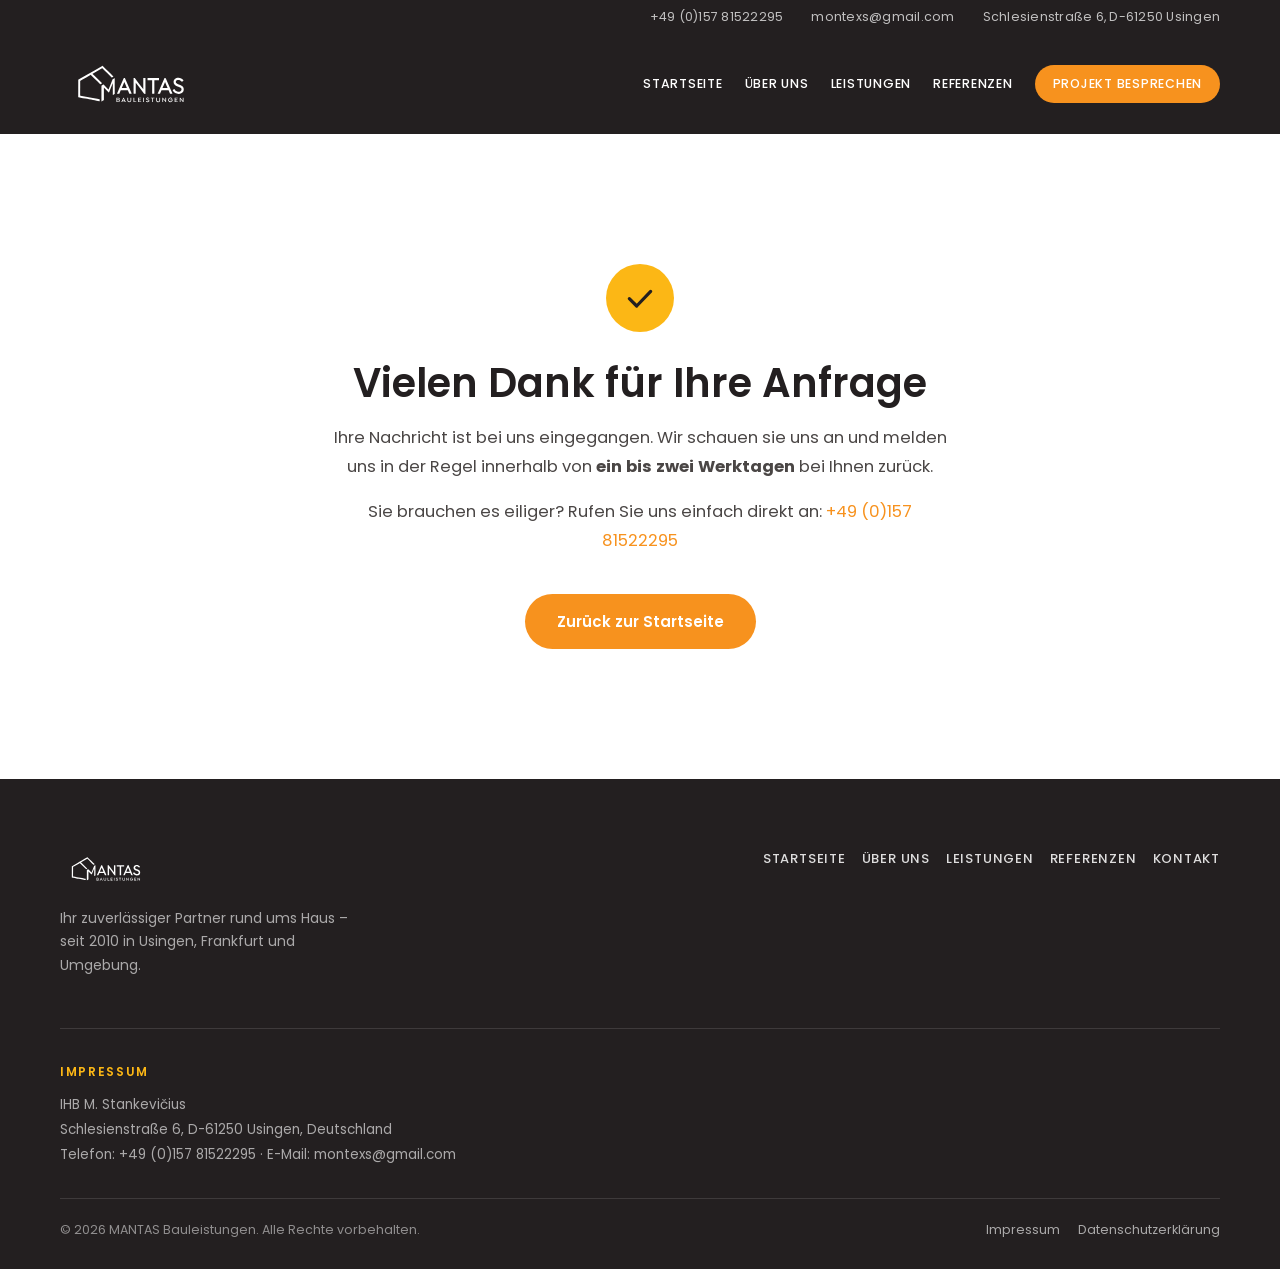
<file: danke.html>
<!doctype html>
<html lang="de">
<head>
<meta charset="utf-8">
<meta name="viewport" content="width=device-width, initial-scale=1">
<title>Vielen Dank — MANTAS Bauleistungen</title>
<meta name="description" content="Ihre Anfrage ist bei MANTAS Bauleistungen eingegangen.">
<meta name="robots" content="noindex, nofollow">
<meta name="theme-color" content="#231F20">

<link rel="icon" href="assets/logo-03.svg" type="image/svg+xml">
<link rel="preload" href="assets/fonts/poppins-600-latin.woff2" as="font" type="font/woff2" crossorigin>
<link rel="preload" href="assets/fonts/poppins-400-latin.woff2" as="font" type="font/woff2" crossorigin>
<link rel="stylesheet" href="styles.css">
</head>
<body>

<div class="topbar">
  <div class="topbar__inner">
    <a href="tel:+4915781522295">+49 (0)157 81522295</a>
    <a href="mailto:montexs@gmail.com">montexs@gmail.com</a>
    <span>Schlesienstraße 6, D-61250 Usingen</span>
  </div>
</div>

<header class="masthead masthead--solid">
  <div class="masthead__inner">
    <a class="logo" href="index.html" aria-label="MANTAS Bauleistungen — Startseite">
      <img src="assets/logo-02.svg" alt="MANTAS Bauleistungen" width="105" height="46">
    </a>
    <button class="nav-toggle" id="navToggle" aria-label="Menü öffnen" aria-expanded="false" aria-controls="hauptnavigation">
      <span></span><span></span><span></span>
    </button>
    <nav class="nav" id="hauptnavigation" aria-label="Hauptnavigation">
      <a href="index.html">Startseite</a>
      <a href="index.html#ueber-uns">Über uns</a>
      <a href="index.html#leistungen">Leistungen</a>
      <a href="index.html#referenzen">Referenzen</a>
      <a class="btn btn--primary btn--sm" href="index.html#kontakt">Projekt besprechen</a>
    </nav>
  </div>
</header>

<main class="thanks">
  <div class="thanks__inner">
    <span class="thanks__mark" aria-hidden="true">
      <svg viewBox="0 0 24 24" fill="none" stroke="currentColor" stroke-width="2.4" stroke-linecap="round" stroke-linejoin="round">
        <path d="m4 12.5 5.5 5.5L20 7"/>
      </svg>
    </span>
    <h1>Vielen Dank für Ihre Anfrage</h1>
    <p>Ihre Nachricht ist bei uns eingegangen. Wir schauen sie uns an und melden uns
       in der Regel innerhalb von <strong>ein bis zwei Werktagen</strong> bei Ihnen zurück.</p>
    <p>Sie brauchen es eiliger? Rufen Sie uns einfach direkt an:
       <a href="tel:+4915781522295">+49 (0)157 81522295</a></p>
    <a class="btn btn--primary" href="index.html">Zurück zur Startseite</a>
  </div>
</main>

<footer class="footer">
  <div class="footer__pattern" id="footerPattern" aria-hidden="true"></div>
  <div class="footer__inner">
    <div class="footer__top">
      <div class="footer__brand">
        <img src="assets/logo-02.svg" alt="MANTAS Bauleistungen" width="92" height="40" loading="lazy">
        <p>Ihr zuverlässiger Partner rund ums Haus – seit 2010 in Usingen, Frankfurt und Umgebung.</p>
      </div>
      <nav class="footer__nav" aria-label="Fußzeilen-Navigation">
        <a href="index.html">Startseite</a>
        <a href="index.html#ueber-uns">Über uns</a>
        <a href="index.html#leistungen">Leistungen</a>
        <a href="index.html#referenzen">Referenzen</a>
        <a href="index.html#kontakt">Kontakt</a>
      </nav>
    </div>

    <section class="footer__impressum" id="impressum" aria-labelledby="impressum-titel">
      <h2 id="impressum-titel">Impressum</h2>
      <p>
        IHB M. Stankevičius<br>
        Schlesienstraße 6, D-61250 Usingen, Deutschland<br>
        Telefon: <a href="tel:+4915781522295">+49 (0)157 81522295</a> ·
        E-Mail: <a href="mailto:montexs@gmail.com">montexs@gmail.com</a>
      </p>
    </section>

    <div class="footer__bottom">
      <span>© 2026 MANTAS Bauleistungen. Alle Rechte vorbehalten.</span>
      <nav class="footer__legal" aria-label="Rechtliches">
        <a href="#impressum">Impressum</a>
        <a href="datenschutz.html">Datenschutzerklärung</a>
      </nav>
    </div>
  </div>
</footer>

<script src="script.js"></script>
</body>
</html>
</file>
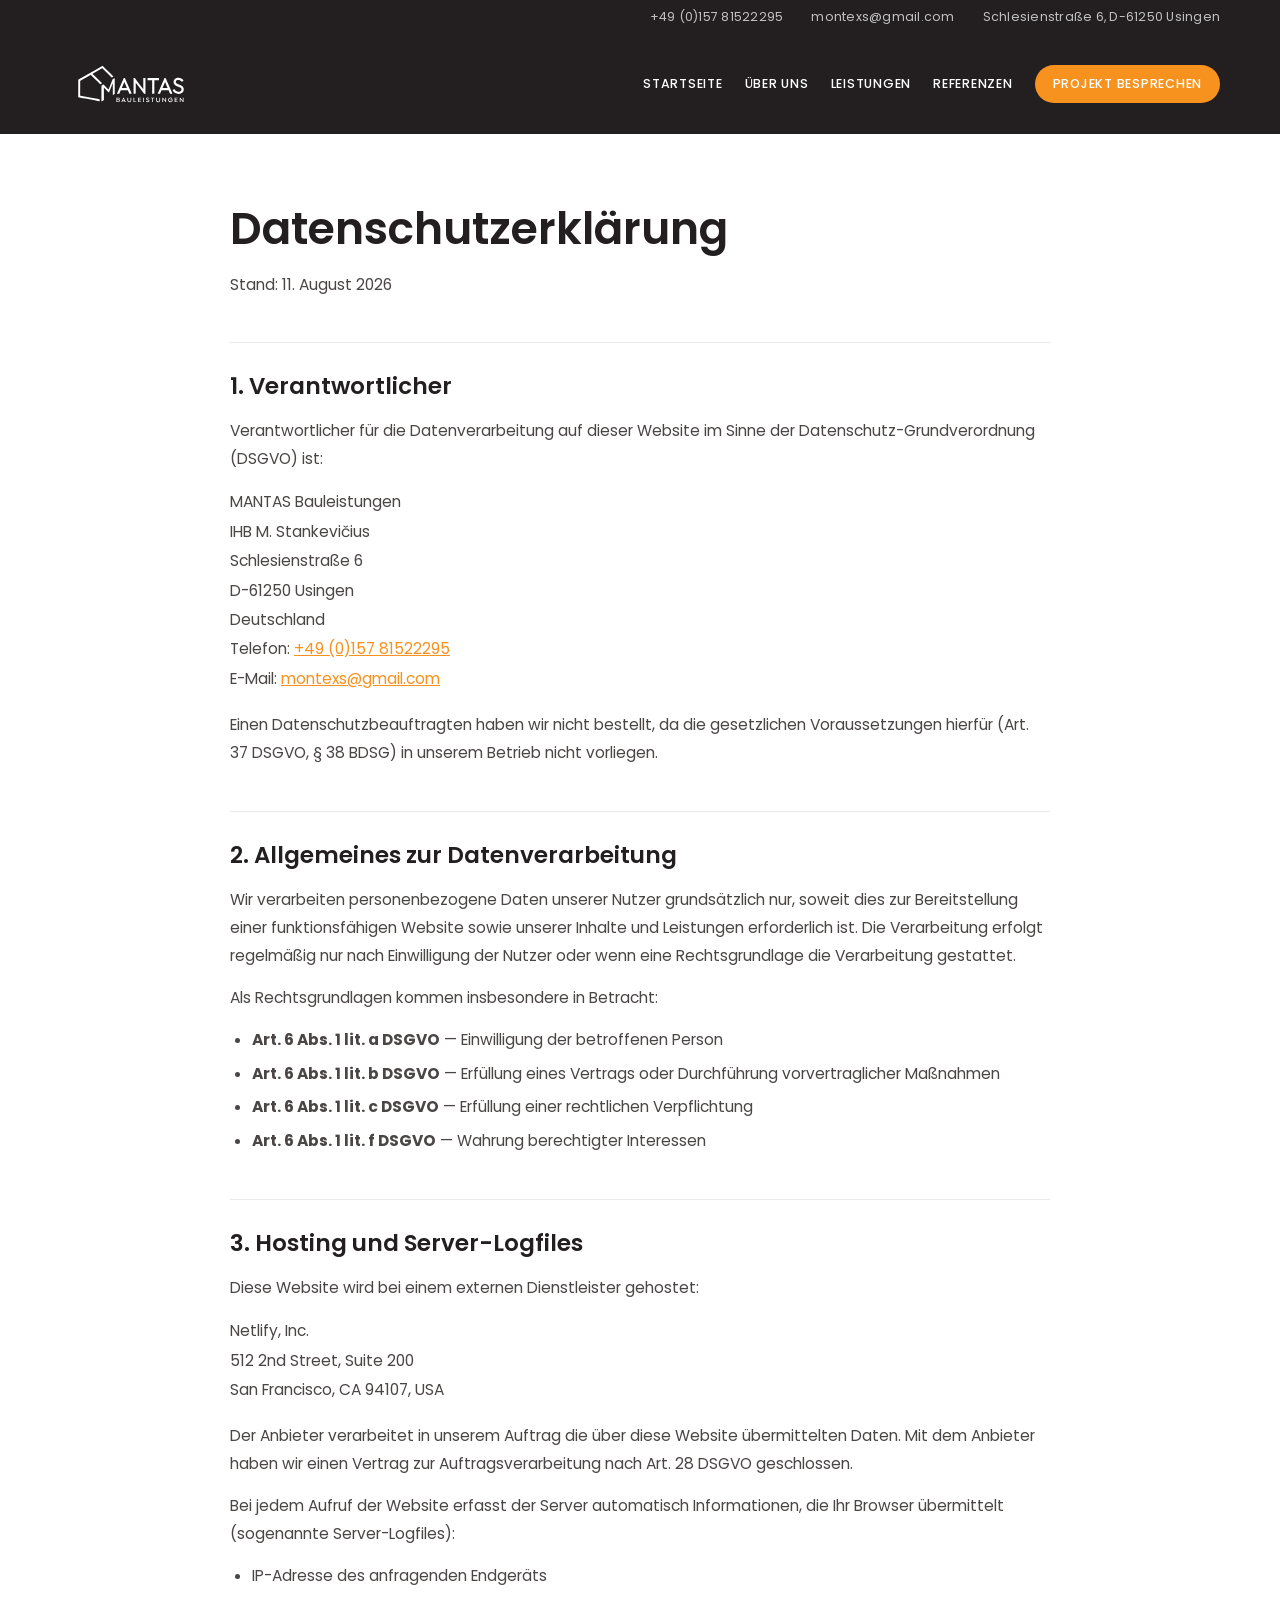
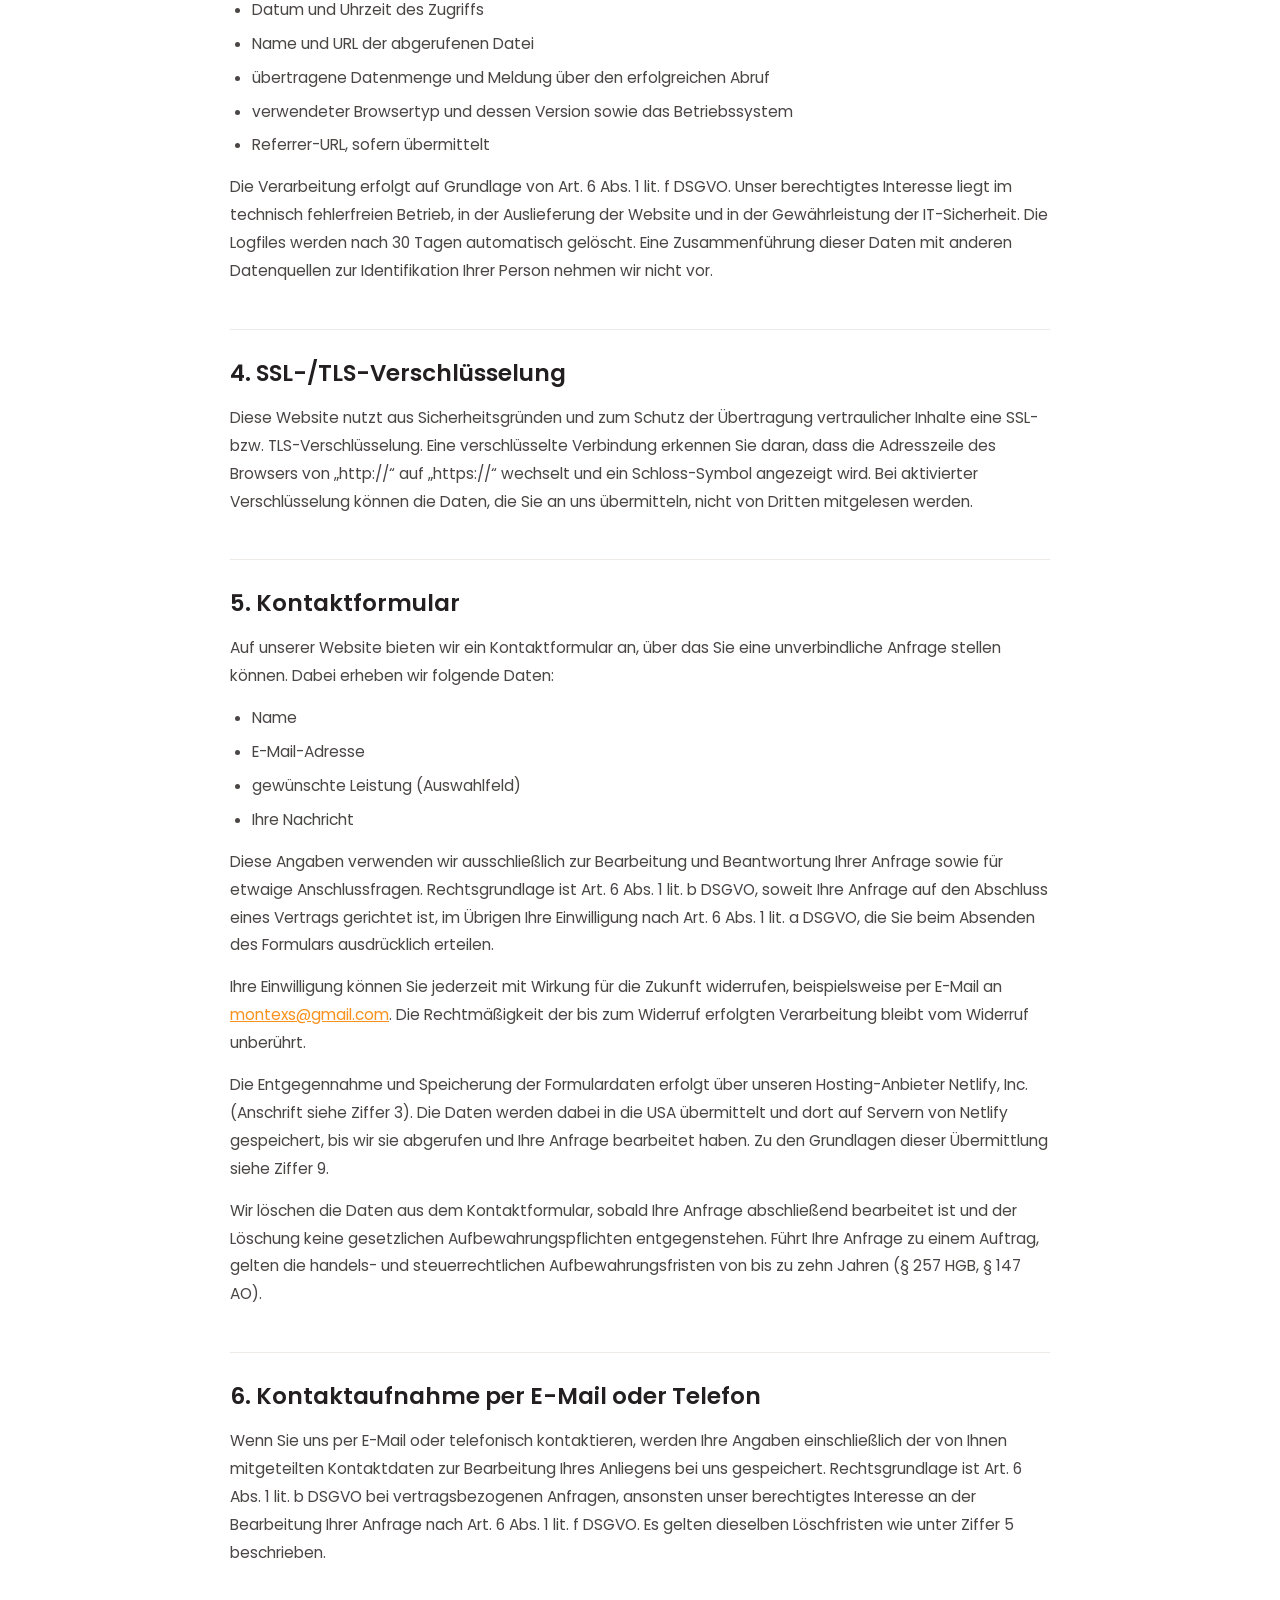
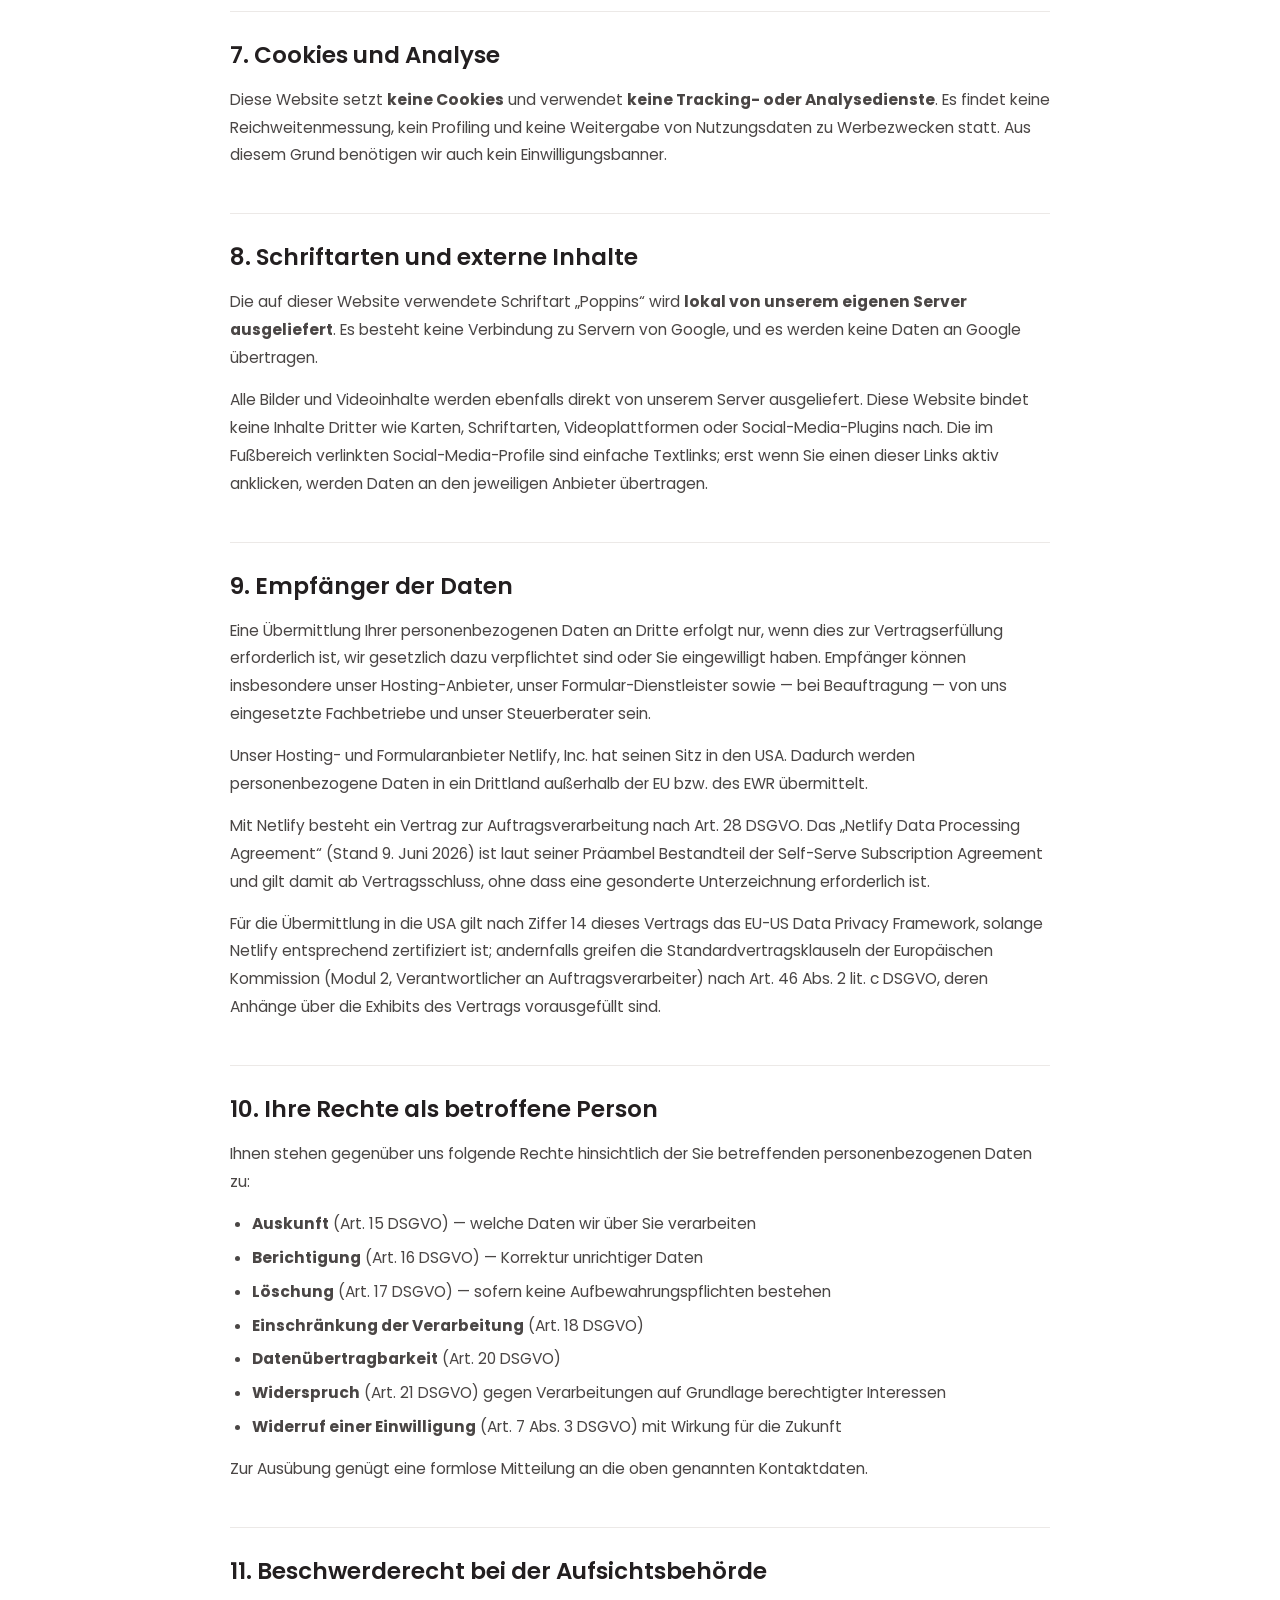
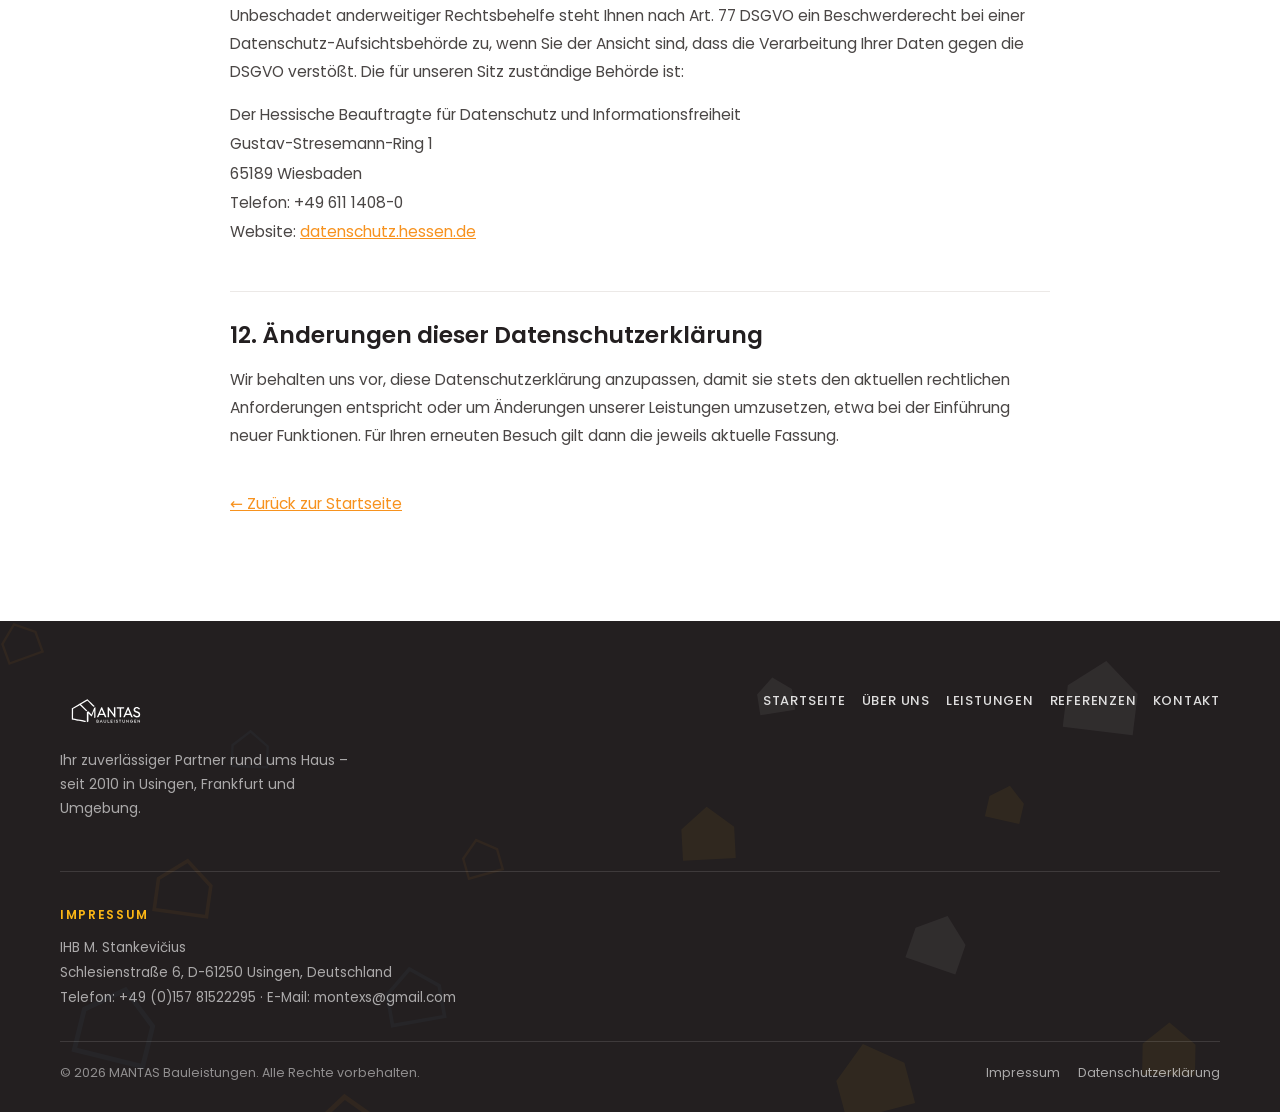
<file: datenschutz.html>
<!doctype html>
<html lang="de">
<head>
<meta charset="utf-8">
<meta name="viewport" content="width=device-width, initial-scale=1">
<title>Datenschutzerklärung — MANTAS Bauleistungen</title>
<meta name="description" content="Datenschutzerklärung von MANTAS Bauleistungen, Usingen — Informationen zur Verarbeitung personenbezogener Daten nach DSGVO.">
<meta name="robots" content="noindex, follow">
<meta name="theme-color" content="#231F20">

<link rel="icon" href="assets/logo-03.svg" type="image/svg+xml">
<link rel="preload" href="assets/fonts/poppins-600-latin.woff2" as="font" type="font/woff2" crossorigin>
<link rel="preload" href="assets/fonts/poppins-400-latin.woff2" as="font" type="font/woff2" crossorigin>
<link rel="stylesheet" href="styles.css">
</head>
<body>

<a class="skip-link" href="#inhalt">Zum Inhalt springen</a>

<svg width="0" height="0" style="position:absolute" aria-hidden="true" focusable="false">
  <symbol id="mHouse" viewBox="0 0 100 100">
    <path d="M50 6 L94 42 L94 94 L6 94 L6 42 Z" fill="none" stroke="currentColor" stroke-width="6"/>
  </symbol>
  <symbol id="mHouseFill" viewBox="0 0 100 100">
    <path d="M50 6 L94 42 L94 94 L6 94 L6 42 Z" fill="currentColor"/>
  </symbol>
</svg>

<!-- ===== Utility bar ===== -->
<div class="topbar">
  <div class="topbar__inner">
    <a href="tel:+4915781522295">+49 (0)157 81522295</a>
    <a href="mailto:montexs@gmail.com">montexs@gmail.com</a>
    <span>Schlesienstraße 6, D-61250 Usingen</span>
  </div>
</div>

<!-- ===== Header ===== -->
<header class="masthead masthead--solid">
  <div class="masthead__inner">
    <a class="logo" href="index.html" aria-label="MANTAS Bauleistungen — Startseite">
      <img src="assets/logo-02.svg" alt="MANTAS Bauleistungen" width="105" height="46">
    </a>

    <button class="nav-toggle" id="navToggle" aria-label="Menü öffnen" aria-expanded="false" aria-controls="hauptnavigation">
      <span></span><span></span><span></span>
    </button>

    <nav class="nav" id="hauptnavigation" aria-label="Hauptnavigation">
      <a href="index.html">Startseite</a>
      <a href="index.html#ueber-uns">Über uns</a>
      <a href="index.html#leistungen">Leistungen</a>
      <a href="index.html#referenzen">Referenzen</a>
      <a class="btn btn--primary btn--sm" href="index.html#kontakt">Projekt besprechen</a>
    </nav>
  </div>
</header>

<main id="inhalt" class="legal">
  <div class="legal__inner">

    <h1>Datenschutzerklärung</h1>
    <p class="legal__meta">Stand: 11. August 2026</p>


    <h2 id="verantwortlicher">1. Verantwortlicher</h2>
    <p>Verantwortlicher für die Datenverarbeitung auf dieser Website im Sinne der
    Datenschutz-Grundverordnung (DSGVO) ist:</p>
    <address>
      MANTAS Bauleistungen<br>
      IHB M. Stankevičius<br>
      Schlesienstraße 6<br>
      D-61250 Usingen<br>
      Deutschland<br>
      Telefon: <a href="tel:+4915781522295">+49 (0)157 81522295</a><br>
      E-Mail: <a href="mailto:montexs@gmail.com">montexs@gmail.com</a>
    </address>
    <p>Einen Datenschutzbeauftragten haben wir nicht bestellt, da die gesetzlichen
    Voraussetzungen hierfür (Art. 37 DSGVO, § 38 BDSG) in unserem Betrieb nicht
    vorliegen.</p>

    <h2 id="grundsaetze">2. Allgemeines zur Datenverarbeitung</h2>
    <p>Wir verarbeiten personenbezogene Daten unserer Nutzer grundsätzlich nur, soweit
    dies zur Bereitstellung einer funktionsfähigen Website sowie unserer Inhalte und
    Leistungen erforderlich ist. Die Verarbeitung erfolgt regelmäßig nur nach
    Einwilligung der Nutzer oder wenn eine Rechtsgrundlage die Verarbeitung gestattet.</p>
    <p>Als Rechtsgrundlagen kommen insbesondere in Betracht:</p>
    <ul>
      <li><strong>Art. 6 Abs. 1 lit. a DSGVO</strong> — Einwilligung der betroffenen Person</li>
      <li><strong>Art. 6 Abs. 1 lit. b DSGVO</strong> — Erfüllung eines Vertrags oder Durchführung vorvertraglicher Maßnahmen</li>
      <li><strong>Art. 6 Abs. 1 lit. c DSGVO</strong> — Erfüllung einer rechtlichen Verpflichtung</li>
      <li><strong>Art. 6 Abs. 1 lit. f DSGVO</strong> — Wahrung berechtigter Interessen</li>
    </ul>

    <h2 id="hosting">3. Hosting und Server-Logfiles</h2>
    <p>Diese Website wird bei einem externen Dienstleister gehostet:</p>
    <address>
      Netlify, Inc.<br>
      512 2nd Street, Suite 200<br>
      San Francisco, CA 94107, USA
    </address>
    <p>Der Anbieter verarbeitet in unserem Auftrag die über diese Website übermittelten
    Daten. Mit dem Anbieter haben wir einen Vertrag zur Auftragsverarbeitung nach
    Art. 28 DSGVO geschlossen.</p>
    <p>Bei jedem Aufruf der Website erfasst der Server automatisch Informationen, die Ihr
    Browser übermittelt (sogenannte Server-Logfiles):</p>
    <ul>
      <li>IP-Adresse des anfragenden Endgeräts</li>
      <li>Datum und Uhrzeit des Zugriffs</li>
      <li>Name und URL der abgerufenen Datei</li>
      <li>übertragene Datenmenge und Meldung über den erfolgreichen Abruf</li>
      <li>verwendeter Browsertyp und dessen Version sowie das Betriebssystem</li>
      <li>Referrer-URL, sofern übermittelt</li>
    </ul>
    <p>Die Verarbeitung erfolgt auf Grundlage von Art. 6 Abs. 1 lit. f DSGVO. Unser
    berechtigtes Interesse liegt im technisch fehlerfreien Betrieb, in der Auslieferung
    der Website und in der Gewährleistung der IT-Sicherheit. Die Logfiles werden nach
    30 Tagen automatisch gelöscht. Eine Zusammenführung dieser Daten mit anderen Datenquellen
    zur Identifikation Ihrer Person nehmen wir nicht vor.</p>

    <h2 id="verschluesselung">4. SSL-/TLS-Verschlüsselung</h2>
    <p>Diese Website nutzt aus Sicherheitsgründen und zum Schutz der Übertragung
    vertraulicher Inhalte eine SSL- bzw. TLS-Verschlüsselung. Eine verschlüsselte
    Verbindung erkennen Sie daran, dass die Adresszeile des Browsers von
    „http://“ auf „https://“ wechselt und ein Schloss-Symbol angezeigt wird. Bei
    aktivierter Verschlüsselung können die Daten, die Sie an uns übermitteln, nicht
    von Dritten mitgelesen werden.</p>

    <h2 id="kontaktformular">5. Kontaktformular</h2>
    <p>Auf unserer Website bieten wir ein Kontaktformular an, über das Sie eine unverbindliche
    Anfrage stellen können. Dabei erheben wir folgende Daten:</p>
    <ul>
      <li>Name</li>
      <li>E-Mail-Adresse</li>
      <li>gewünschte Leistung (Auswahlfeld)</li>
      <li>Ihre Nachricht</li>
    </ul>
    <p>Diese Angaben verwenden wir ausschließlich zur Bearbeitung und Beantwortung Ihrer
    Anfrage sowie für etwaige Anschlussfragen. Rechtsgrundlage ist Art. 6 Abs. 1 lit. b
    DSGVO, soweit Ihre Anfrage auf den Abschluss eines Vertrags gerichtet ist, im Übrigen
    Ihre Einwilligung nach Art. 6 Abs. 1 lit. a DSGVO, die Sie beim Absenden des
    Formulars ausdrücklich erteilen.</p>
    <p>Ihre Einwilligung können Sie jederzeit mit Wirkung für die Zukunft widerrufen,
    beispielsweise per E-Mail an
    <a href="mailto:montexs@gmail.com">montexs@gmail.com</a>. Die Rechtmäßigkeit der bis
    zum Widerruf erfolgten Verarbeitung bleibt vom Widerruf unberührt.</p>
    <p>Die Entgegennahme und Speicherung der Formulardaten erfolgt über unseren
    Hosting-Anbieter Netlify, Inc. (Anschrift siehe Ziffer 3). Die Daten werden
    dabei in die USA übermittelt und dort auf Servern von Netlify gespeichert,
    bis wir sie abgerufen und Ihre Anfrage bearbeitet haben. Zu den Grundlagen
    dieser Übermittlung siehe Ziffer 9.</p>
    <p>Wir löschen die Daten aus dem Kontaktformular, sobald Ihre Anfrage abschließend
    bearbeitet ist und der Löschung keine gesetzlichen Aufbewahrungspflichten
    entgegenstehen. Führt Ihre Anfrage zu einem Auftrag, gelten die handels- und
    steuerrechtlichen Aufbewahrungsfristen von bis zu zehn Jahren
    (§ 257 HGB, § 147 AO).</p>

    <h2 id="kontakt-direkt">6. Kontaktaufnahme per E-Mail oder Telefon</h2>
    <p>Wenn Sie uns per E-Mail oder telefonisch kontaktieren, werden Ihre Angaben
    einschließlich der von Ihnen mitgeteilten Kontaktdaten zur Bearbeitung Ihres Anliegens
    bei uns gespeichert. Rechtsgrundlage ist Art. 6 Abs. 1 lit. b DSGVO bei
    vertragsbezogenen Anfragen, ansonsten unser berechtigtes Interesse an der
    Bearbeitung Ihrer Anfrage nach Art. 6 Abs. 1 lit. f DSGVO. Es gelten dieselben
    Löschfristen wie unter Ziffer 5 beschrieben.</p>

    <h2 id="cookies">7. Cookies und Analyse</h2>
    <p>Diese Website setzt <strong>keine Cookies</strong> und verwendet <strong>keine
    Tracking- oder Analysedienste</strong>. Es findet keine Reichweitenmessung, kein
    Profiling und keine Weitergabe von Nutzungsdaten zu Werbezwecken statt. Aus diesem
    Grund benötigen wir auch kein Einwilligungsbanner.</p>

    <h2 id="schriftarten">8. Schriftarten und externe Inhalte</h2>
    <p>Die auf dieser Website verwendete Schriftart „Poppins“ wird
    <strong>lokal von unserem eigenen Server ausgeliefert</strong>. Es besteht keine
    Verbindung zu Servern von Google, und es werden keine Daten an Google übertragen.</p>
    <p>Alle Bilder und Videoinhalte werden ebenfalls direkt von unserem Server
    ausgeliefert. Diese Website bindet keine Inhalte Dritter wie Karten, Schriftarten,
    Videoplattformen oder Social-Media-Plugins nach. Die im Fußbereich verlinkten
    Social-Media-Profile sind einfache Textlinks; erst wenn Sie einen dieser Links
    aktiv anklicken, werden Daten an den jeweiligen Anbieter übertragen.</p>

    <h2 id="empfaenger">9. Empfänger der Daten</h2>
    <p>Eine Übermittlung Ihrer personenbezogenen Daten an Dritte erfolgt nur, wenn dies
    zur Vertragserfüllung erforderlich ist, wir gesetzlich dazu verpflichtet sind oder
    Sie eingewilligt haben. Empfänger können insbesondere unser Hosting-Anbieter, unser
    Formular-Dienstleister sowie — bei Beauftragung — von uns eingesetzte Fachbetriebe
    und unser Steuerberater sein.</p>
    <p>Unser Hosting- und Formularanbieter Netlify, Inc. hat seinen Sitz in den USA.
    Dadurch werden personenbezogene Daten in ein Drittland außerhalb der EU bzw. des
    EWR übermittelt.</p>
    <p>Mit Netlify besteht ein Vertrag zur Auftragsverarbeitung nach Art. 28 DSGVO.
    Das „Netlify Data Processing Agreement“ (Stand 9. Juni 2026) ist laut seiner
    Präambel Bestandteil der Self-Serve Subscription Agreement und gilt damit ab
    Vertragsschluss, ohne dass eine gesonderte Unterzeichnung erforderlich ist.</p>
    <p>Für die Übermittlung in die USA gilt nach Ziffer 14 dieses Vertrags das
    EU-US Data Privacy Framework, solange Netlify entsprechend zertifiziert ist;
    andernfalls greifen die Standardvertragsklauseln der Europäischen Kommission
    (Modul 2, Verantwortlicher an Auftragsverarbeiter) nach Art. 46 Abs. 2 lit. c
    DSGVO, deren Anhänge über die Exhibits des Vertrags vorausgefüllt sind.</p>

    <h2 id="rechte">10. Ihre Rechte als betroffene Person</h2>
    <p>Ihnen stehen gegenüber uns folgende Rechte hinsichtlich der Sie betreffenden
    personenbezogenen Daten zu:</p>
    <ul>
      <li><strong>Auskunft</strong> (Art. 15 DSGVO) — welche Daten wir über Sie verarbeiten</li>
      <li><strong>Berichtigung</strong> (Art. 16 DSGVO) — Korrektur unrichtiger Daten</li>
      <li><strong>Löschung</strong> (Art. 17 DSGVO) — sofern keine Aufbewahrungspflichten bestehen</li>
      <li><strong>Einschränkung der Verarbeitung</strong> (Art. 18 DSGVO)</li>
      <li><strong>Datenübertragbarkeit</strong> (Art. 20 DSGVO)</li>
      <li><strong>Widerspruch</strong> (Art. 21 DSGVO) gegen Verarbeitungen auf Grundlage berechtigter Interessen</li>
      <li><strong>Widerruf einer Einwilligung</strong> (Art. 7 Abs. 3 DSGVO) mit Wirkung für die Zukunft</li>
    </ul>
    <p>Zur Ausübung genügt eine formlose Mitteilung an die oben genannten Kontaktdaten.</p>

    <h2 id="beschwerde">11. Beschwerderecht bei der Aufsichtsbehörde</h2>
    <p>Unbeschadet anderweitiger Rechtsbehelfe steht Ihnen nach Art. 77 DSGVO ein
    Beschwerderecht bei einer Datenschutz-Aufsichtsbehörde zu, wenn Sie der Ansicht sind,
    dass die Verarbeitung Ihrer Daten gegen die DSGVO verstößt. Die für unseren Sitz
    zuständige Behörde ist:</p>
    <address>
      Der Hessische Beauftragte für Datenschutz und Informationsfreiheit<br>
      Gustav-Stresemann-Ring 1<br>
      65189 Wiesbaden<br>
      Telefon: +49 611 1408-0<br>
      Website: <a href="https://datenschutz.hessen.de" rel="noopener noreferrer" target="_blank">datenschutz.hessen.de</a>
    </address>

    <h2 id="aenderungen">12. Änderungen dieser Datenschutzerklärung</h2>
    <p>Wir behalten uns vor, diese Datenschutzerklärung anzupassen, damit sie stets den
    aktuellen rechtlichen Anforderungen entspricht oder um Änderungen unserer Leistungen
    umzusetzen, etwa bei der Einführung neuer Funktionen. Für Ihren erneuten Besuch gilt
    dann die jeweils aktuelle Fassung.</p>

    <p style="margin-top:40px"><a href="index.html">← Zurück zur Startseite</a></p>

  </div>
</main>

<!-- ===== Footer ===== -->
<footer class="footer">
  <div class="footer__pattern" id="footerPattern" aria-hidden="true"></div>

  <div class="footer__inner">
    <div class="footer__top">
      <div class="footer__brand">
        <img src="assets/logo-02.svg" alt="MANTAS Bauleistungen" width="92" height="40" loading="lazy">
        <p>Ihr zuverlässiger Partner rund ums Haus – seit 2010 in Usingen, Frankfurt und Umgebung.</p>
      </div>

      <nav class="footer__nav" aria-label="Fußzeilen-Navigation">
        <a href="index.html">Startseite</a>
        <a href="index.html#ueber-uns">Über uns</a>
        <a href="index.html#leistungen">Leistungen</a>
        <a href="index.html#referenzen">Referenzen</a>
        <a href="index.html#kontakt">Kontakt</a>
      </nav>

    </div>

    <!-- ===== Impressum ===== -->
    <section class="footer__impressum" id="impressum" aria-labelledby="impressum-titel">
      <h2 id="impressum-titel">Impressum</h2>
      <p>
        IHB M. Stankevičius<br>
        Schlesienstraße 6, D-61250 Usingen, Deutschland<br>
        Telefon: <a href="tel:+4915781522295">+49 (0)157 81522295</a> ·
        E-Mail: <a href="mailto:montexs@gmail.com">montexs@gmail.com</a>
      </p>
    </section>

    <div class="footer__bottom">
      <span>© 2026 MANTAS Bauleistungen. Alle Rechte vorbehalten.</span>
      <nav class="footer__legal" aria-label="Rechtliches">
        <a href="#impressum">Impressum</a>
        <a href="datenschutz.html">Datenschutzerklärung</a>
      </nav>
    </div>
  </div>
</footer>

<script src="script.js"></script>
</body>
</html>
</file>
<file: styles.css>
/* ==========================================================================
   MANTAS Bauleistungen — Landing Page
   Tokens taken from design-system/design-system.md
   ========================================================================== */

/* --------------------------------------------------------------------------
   Poppins, self-hosted (SIL Open Font License 1.1).
   Deliberately NOT loaded from fonts.googleapis.com: embedding Google Fonts
   transmits the visitor's IP address to Google without consent, which German
   courts have treated as a GDPR violation (LG München I, 20.01.2022,
   Az. 3 O 17493/20). Self-hosting removes that exposure entirely.
   -------------------------------------------------------------------------- */
@font-face {
  font-family: 'Poppins'; font-style: normal; font-weight: 400; font-display: swap;
  src: url('assets/fonts/poppins-400-latin.woff2') format('woff2');
  unicode-range: U+0000-00FF, U+0131, U+0152-0153, U+02BB-02BC, U+02C6, U+02DA, U+02DC, U+0304, U+0308, U+0329, U+2000-206F, U+20AC, U+2122, U+2191, U+2193, U+2212, U+2215, U+FEFF, U+FFFD;
}
@font-face {
  font-family: 'Poppins'; font-style: normal; font-weight: 400; font-display: swap;
  src: url('assets/fonts/poppins-400-latin-ext.woff2') format('woff2');
  unicode-range: U+0100-02BA, U+02BD-02C5, U+02C7-02CC, U+02CE-02D7, U+02DD-02FF, U+0304, U+0308, U+0329, U+1D00-1DBF, U+1E00-1E9F, U+1EF2-1EFF, U+2020, U+20A0-20AB, U+20AD-20C0, U+2113, U+2C60-2C7F, U+A720-A7FF;
}
@font-face {
  font-family: 'Poppins'; font-style: normal; font-weight: 500; font-display: swap;
  src: url('assets/fonts/poppins-500-latin.woff2') format('woff2');
  unicode-range: U+0000-00FF, U+0131, U+0152-0153, U+02BB-02BC, U+02C6, U+02DA, U+02DC, U+0304, U+0308, U+0329, U+2000-206F, U+20AC, U+2122, U+2191, U+2193, U+2212, U+2215, U+FEFF, U+FFFD;
}
@font-face {
  font-family: 'Poppins'; font-style: normal; font-weight: 500; font-display: swap;
  src: url('assets/fonts/poppins-500-latin-ext.woff2') format('woff2');
  unicode-range: U+0100-02BA, U+02BD-02C5, U+02C7-02CC, U+02CE-02D7, U+02DD-02FF, U+0304, U+0308, U+0329, U+1D00-1DBF, U+1E00-1E9F, U+1EF2-1EFF, U+2020, U+20A0-20AB, U+20AD-20C0, U+2113, U+2C60-2C7F, U+A720-A7FF;
}
@font-face {
  font-family: 'Poppins'; font-style: normal; font-weight: 600; font-display: swap;
  src: url('assets/fonts/poppins-600-latin.woff2') format('woff2');
  unicode-range: U+0000-00FF, U+0131, U+0152-0153, U+02BB-02BC, U+02C6, U+02DA, U+02DC, U+0304, U+0308, U+0329, U+2000-206F, U+20AC, U+2122, U+2191, U+2193, U+2212, U+2215, U+FEFF, U+FFFD;
}
@font-face {
  font-family: 'Poppins'; font-style: normal; font-weight: 600; font-display: swap;
  src: url('assets/fonts/poppins-600-latin-ext.woff2') format('woff2');
  unicode-range: U+0100-02BA, U+02BD-02C5, U+02C7-02CC, U+02CE-02D7, U+02DD-02FF, U+0304, U+0308, U+0329, U+1D00-1DBF, U+1E00-1E9F, U+1EF2-1EFF, U+2020, U+20A0-20AB, U+20AD-20C0, U+2113, U+2C60-2C7F, U+A720-A7FF;
}
@font-face {
  font-family: 'Poppins'; font-style: normal; font-weight: 700; font-display: swap;
  src: url('assets/fonts/poppins-700-latin.woff2') format('woff2');
  unicode-range: U+0000-00FF, U+0131, U+0152-0153, U+02BB-02BC, U+02C6, U+02DA, U+02DC, U+0304, U+0308, U+0329, U+2000-206F, U+20AC, U+2122, U+2191, U+2193, U+2212, U+2215, U+FEFF, U+FFFD;
}
@font-face {
  font-family: 'Poppins'; font-style: normal; font-weight: 700; font-display: swap;
  src: url('assets/fonts/poppins-700-latin-ext.woff2') format('woff2');
  unicode-range: U+0100-02BA, U+02BD-02C5, U+02C7-02CC, U+02CE-02D7, U+02DD-02FF, U+0304, U+0308, U+0329, U+1D00-1DBF, U+1E00-1E9F, U+1EF2-1EFF, U+2020, U+20A0-20AB, U+20AD-20C0, U+2113, U+2C60-2C7F, U+A720-A7FF;
}

:root {
  --ink:        #231F20;
  --ink-soft:   #4a4645;
  --ink-muted:  #8a8582;
  --orange:     #F7921E;   /* action colour  */
  --orange-dk:  #d97b0d;
  --gold:       #FCB715;   /* brand accent   */
  --steel:      #5586A6;
  --bg:         #ffffff;
  --bg-soft:    #F7F6F5;
  --line:       #ece9e7;

  --pad:        clamp(20px, 5vw, 60px);
  --radius-pill: 100px;
  --maxw:       1600px;
}

* { box-sizing: border-box; }

html { scroll-behavior: smooth; }

body {
  margin: 0;
  background: var(--bg);
  color: var(--ink);
  font-family: 'Poppins', system-ui, -apple-system, 'Segoe UI', sans-serif;
  font-weight: 400;
  -webkit-font-smoothing: antialiased;
  overflow-x: clip;
}

img, video, svg { max-width: 100%; }
img, video { display: block; }
/* width/height attributes reserve space, but must not defeat CSS aspect-ratio */
img { height: auto; }

a { color: var(--orange); text-decoration: none; }
a:hover { color: var(--ink); }

h1, h2, h3 { font-weight: 600; margin: 0; }

:focus-visible {
  outline: 3px solid var(--gold);
  outline-offset: 3px;
}

.section { padding-inline: var(--pad); }
.inner   { max-width: var(--maxw); margin-inline: auto; }

.skip-link {
  position: absolute; left: -9999px; top: 0; z-index: 100;
  background: var(--ink); color: #fff; padding: 12px 18px; font-size: 14px;
}
.skip-link:focus { left: 8px; top: 8px; }

/* ---------- Buttons ------------------------------------------------------ */

.btn {
  display: inline-flex; align-items: center; gap: 10px;
  border: 0; cursor: pointer;
  font-family: inherit; font-weight: 600;
  border-radius: var(--radius-pill);
  transition: background .18s ease, color .18s ease, transform .18s ease;
}
.btn--primary {
  background: var(--orange); color: #fff;
  font-size: 15px; padding: 16px 32px;
}
.btn--primary:hover { background: var(--orange-dk); color: #fff; }
.btn--dark {
  background: var(--ink); color: #fff;
  font-size: 14.5px; padding: 14px 26px;
}
.btn--dark:hover { background: #fff; color: var(--ink); }
.btn--sm { font-size: 12.5px; padding: 10px 18px; letter-spacing: .03em; }

.text-link { font-size: 14px; font-weight: 600; }

/* ---------- Utility bar -------------------------------------------------- */

.topbar {
  background: var(--ink);
  color: rgba(255,255,255,.72);
  font-size: 12.5px;
  letter-spacing: .02em;
  padding: 8px var(--pad);
}
.topbar__inner {
  max-width: var(--maxw); margin-inline: auto;
  display: flex; justify-content: flex-end; align-items: center;
  gap: 28px; flex-wrap: wrap;
}
.topbar a { color: inherit; }
.topbar a:hover { color: var(--gold); }

/* ---------- Header / nav ------------------------------------------------- */

.masthead {
  position: sticky; top: 0; z-index: 20;
  padding-inline: var(--pad);
  /* pulled back over the hero so the photo still starts at the very top */
  margin-bottom: -100px;
  transition: background .25s ease, box-shadow .25s ease;
}
/* once the page scrolls, the bar needs its own background to stay readable */
.masthead--scrolled {
  background: rgba(28,25,26,.94);
  box-shadow: 0 1px 0 rgba(255,255,255,.08);
  backdrop-filter: blur(8px);
  -webkit-backdrop-filter: blur(8px);
}
/* subpages have no hero to sit on top of */
.masthead--solid { background: var(--ink); margin-bottom: 0; }
.masthead__inner {
  max-width: var(--maxw); margin-inline: auto;
  display: flex; align-items: center; gap: 18px;
  height: 100px;
}
.logo { flex-shrink: 0; display: block; }
.logo img { height: 62px; width: auto; }

.nav {
  margin-left: auto;
  display: flex; align-items: center; gap: 22px;
}
.nav a {
  color: #fff; font-size: 12.5px; font-weight: 500;
  letter-spacing: .06em; text-transform: uppercase; white-space: nowrap;
}
.nav a:hover { color: var(--gold); }
/* the CTA pill keeps its own colours, not the nav link colours */
.nav .btn--primary,
.nav .btn--primary:hover { color: #fff; }
.nav .btn--primary:hover { background: var(--orange-dk); }

.nav-toggle {
  display: none;
  width: 44px; height: 44px; padding: 10px;
  background: transparent; border: 0; cursor: pointer;
  flex-direction: column; justify-content: space-between;
}
.nav-toggle span {
  display: block; height: 2px; width: 100%; background: #fff;
  transition: transform .22s ease, opacity .18s ease;
}
.nav-toggle[aria-expanded="true"] span:nth-child(1) { transform: translateY(10px) rotate(45deg); }
.nav-toggle[aria-expanded="true"] span:nth-child(2) { opacity: 0; }
.nav-toggle[aria-expanded="true"] span:nth-child(3) { transform: translateY(-10px) rotate(-45deg); }

/* ---------- Hero --------------------------------------------------------- */

.hero { position: relative; min-height: 760px; overflow: hidden; display: flex; }
.hero__media { position: absolute; inset: 0; }
.hero__media img { width: 100%; height: 100%; object-fit: cover; }
.hero__media::after {
  content: ''; position: absolute; inset: 0;
  background:
    linear-gradient(180deg, rgba(0,0,0,.5) 0%, rgba(0,0,0,.05) 35%, rgba(0,0,0,.55) 100%),
    linear-gradient(90deg, rgba(23,21,26,.94) 0%, rgba(23,21,26,.62) 45%, rgba(23,21,26,.22) 100%);
}

.hero__inner {
  position: relative; z-index: 3;
  max-width: var(--maxw); margin-inline: auto; width: 100%;
  padding: 190px var(--pad) 230px;
  display: flex;
}
.hero__frame {
  position: relative;
  padding: 36px 40px;
  max-width: 640px;
}
.hero__frame::before,
.hero__frame::after,
.hero__frame > .corner::before,
.hero__frame > .corner::after {
  content: ''; position: absolute; width: 28px; height: 28px;
}
.hero__frame::before { top: 0; left: 0;  border-top: 3px solid var(--gold); border-left: 3px solid var(--gold); }
.hero__frame::after  { top: 0; right: 0; border-top: 3px solid var(--gold); border-right: 3px solid var(--gold); }
.hero__frame > .corner::before { bottom: 0; left: 0;  border-bottom: 3px solid var(--gold); border-left: 3px solid var(--gold); }
.hero__frame > .corner::after  { bottom: 0; right: 0; border-bottom: 3px solid var(--gold); border-right: 3px solid var(--gold); }

.hero h1 {
  color: #fff;
  font-size: clamp(30px, 5.2vw, 52px);
  line-height: 1.14;
  margin-bottom: 22px;
  text-wrap: balance;
}
.hero__lead {
  color: rgba(255,255,255,.87);
  font-size: clamp(15px, 1.6vw, 17px);
  line-height: 1.6;
  margin: 0 0 32px;
  max-width: 520px;
}

/* hotspots */
.hotspot {
  position: absolute; z-index: 5;
  display: flex; align-items: center; gap: 10px;
}
.hotspot__dot {
  width: 14px; height: 14px; border-radius: 50%;
  background: var(--gold); border: 2px solid #fff; flex-shrink: 0;
  animation: dotPulse 1.8s ease-out infinite;
}
.hotspot__label {
  color: #fff; font-size: 13.5px; font-weight: 500; letter-spacing: .04em;
  white-space: nowrap; text-shadow: 0 1px 3px rgba(0,0,0,.6);
}
@keyframes dotPulse {
  0%   { box-shadow: 0 0 0 0 rgba(252,183,21,.6); }
  100% { box-shadow: 0 0 0 18px rgba(252,183,21,0); }
}
@media (prefers-reduced-motion: reduce) {
  .hotspot__dot { animation: none; }
  html { scroll-behavior: auto; }
}

/* ---------- Cards -------------------------------------------------------- */

.card {
  position: relative; overflow: hidden;
  min-height: 220px; padding: 40px 34px;
  background: repeating-linear-gradient(135deg, #2c2a2b 0 14px, #383536 14px 28px);
  color: #fff;
}
.card::before {
  content: ''; position: absolute; inset: 0;
  background: linear-gradient(180deg, rgba(35,31,32,.35) 0%, rgba(35,31,32,.9) 75%);
}
.card__glyph {
  position: absolute; right: -6px; bottom: -10px;
  width: 150px; height: 150px; color: #fff; opacity: .08; z-index: 1;
}
.card__bullet,
.card h3,
.card p,
.card .text-link { position: relative; z-index: 2; }
.card__bullet { display: block; width: 10px; height: 10px; background: var(--gold); margin-bottom: 18px; }
.card h3 { font-size: 21px; margin-bottom: 12px; }
.card p {
  color: rgba(255,255,255,.72); font-size: 14.5px; line-height: 1.6;
  margin: 0 0 22px; max-width: 280px;
}
.card .text-link { color: var(--gold); }
.card .text-link:hover { color: #fff; }

/* ---------- About -------------------------------------------------------- */

.about { padding: 100px var(--pad) 120px; }
.about__inner {
  max-width: var(--maxw); margin-inline: auto;
  display: grid; grid-template-columns: 1fr 1fr; gap: 80px; align-items: center;
}
.about__media img { width: 100%; aspect-ratio: 4/3; object-fit: cover; }
.about h2 {
  font-size: clamp(28px, 3.4vw, 38px);
  line-height: 1.2;
  margin-bottom: 24px;
  text-wrap: balance;
}
/* second sentence sits on its own line, one shade lighter for rhythm */
.about__h2-second { color: var(--ink-soft); }
.about__quote {
  border-left: 4px solid var(--gold); padding-left: 20px;
  font-size: clamp(17px, 2vw, 19px); font-weight: 600; margin-bottom: 22px;
}
.about p {
  font-size: 16px; line-height: 1.75; color: var(--ink-soft);
  margin: 0 0 20px; max-width: 520px;
}
.about p:last-child { margin-bottom: 0; }

.fill-in {
  background: rgba(252,183,21,.28);
  box-shadow: inset 0 -1px 0 var(--gold);
  padding: 0 4px; border-radius: 2px; font-weight: 600;
}

/* ---------- Partners ----------------------------------------------------- */

.partners {
  padding: 50px var(--pad);
  border-block: 1px solid var(--line);
}
.partners__title {
  text-align: center; color: var(--ink-muted);
  font-size: 13px; font-weight: 600; letter-spacing: .12em; text-transform: uppercase;
  margin-bottom: 28px;
}
.partners__row {
  display: flex; justify-content: center; align-items: center;
  gap: clamp(28px, 6vw, 60px); flex-wrap: wrap;
  max-width: 1000px; margin-inline: auto;
}
.partners__row img {
  height: 52px; width: auto; max-width: 150px; object-fit: contain;
  filter: grayscale(1); opacity: .75;
  transition: filter .2s ease, opacity .2s ease;
}
.partners__row img:hover { filter: grayscale(0); opacity: 1; }

/* ---------- Leistungen --------------------------------------------------- */

.services { padding: 90px var(--pad); background: var(--bg-soft); }
.services__inner { max-width: var(--maxw); margin-inline: auto; }
.services h2 {
  font-size: clamp(28px, 3.4vw, 38px);
  text-align: center; margin: 0 auto 16px; max-width: 640px;
}
.services__lead {
  font-size: 16px; line-height: 1.7; color: var(--ink-soft);
  text-align: center; margin: 0 auto 44px; max-width: 640px;
}
.services__grid {
  display: grid; grid-template-columns: repeat(3, 1fr); gap: 24px;
}
.tile {
  position: relative; overflow: hidden;
  min-height: 340px;
  display: flex; flex-direction: column; justify-content: flex-end;
  color: #fff;
}
.tile img {
  position: absolute; inset: 0;
  width: 100%; height: 100%; object-fit: cover;
  transition: transform .5s ease;
}
.tile::after {
  content: ''; position: absolute; inset: 0;
  background: linear-gradient(180deg, rgba(20,18,19,0) 12%, rgba(20,18,19,.5) 44%, rgba(20,18,19,.95) 100%);
}
.tile:hover img { transform: scale(1.05); }
.tile__body { position: relative; z-index: 2; padding: 26px 26px 28px; }
.tile h3 { font-size: 19px; margin-bottom: 8px; }
.tile p {
  font-size: 13.5px; line-height: 1.55; color: rgba(255,255,255,.8);
  margin: 0 0 14px; max-width: 260px;
}
.tile .text-link { color: #fff; font-size: 13.5px; }
.tile .text-link:hover { color: var(--gold); }

/* ---------- Gallery ------------------------------------------------------ */

.gallery { padding: 90px var(--pad); }
.gallery h2 {
  font-size: clamp(28px, 3.4vw, 38px);
  text-align: center; margin: 0 auto 44px; max-width: 640px;
}
.gallery__grid {
  display: grid; grid-template-columns: 300px 1fr; gap: 24px;
  max-width: 1320px; margin-inline: auto; align-items: stretch;
}
/* wrapper takes its height from the grid row; the (portrait) video fills it */
.gallery__reel {
  position: relative; overflow: hidden;
  min-height: 320px; background: var(--ink);
  padding: 0; border: 0; cursor: pointer; display: block;
  font: inherit; color: inherit;
}
/* play badge marks the reel as clickable */
.gallery__play {
  position: absolute; inset: 0; margin: auto;
  width: 74px; height: 74px; border-radius: 50%;
  background: rgba(35,31,32,.55); color: #fff;
  display: grid; place-items: center;
  transition: background .2s ease, transform .2s ease;
  pointer-events: none;
}
.gallery__play svg { width: 32px; height: 32px; margin-left: 3px; }
.gallery__reel:hover .gallery__play { background: var(--orange); transform: scale(1.06); }
.gallery__video {
  position: absolute; inset: 0;
  width: 100%; height: 100%; object-fit: cover;
}
.gallery__stills {
  display: grid; grid-template-columns: repeat(3, 1fr); gap: 20px;
}
.gallery__stills img { width: 100%; aspect-ratio: 16/10; object-fit: cover; }

/* each still is a button that opens the lightbox */
.gallery__item {
  padding: 0; border: 0; background: none; cursor: zoom-in;
  position: relative; overflow: hidden; display: block;
  font: inherit; color: inherit;
}
.gallery__item img { transition: transform .45s ease; }
.gallery__item:hover img { transform: scale(1.04); }
.gallery__item::after {
  content: ''; position: absolute; inset: 0;
  background: rgba(35,31,32,0); transition: background .25s ease;
}
.gallery__item:hover::after { background: rgba(35,31,32,.18); }

/* ---------- Lightbox ----------------------------------------------------- */

.lightbox {
  position: fixed; inset: 0; z-index: 200;
  background: rgba(16,14,15,.975);
  display: grid;
  grid-template-columns: auto 1fr auto;
  align-items: center;
  gap: clamp(6px, 2vw, 24px);
  padding: clamp(16px, 4vw, 48px);
}
.lightbox[hidden] { display: none; }

.lightbox__stage {
  margin: 0; min-width: 0;
  display: flex; flex-direction: column; align-items: center; gap: 16px;
}
.lightbox__img,
.lightbox__video {
  max-width: 100%;
  max-height: calc(100vh - 190px);
  width: auto; height: auto;
  object-fit: contain;
  background: #1a1819;
}
.lightbox__video { min-width: min(420px, 80vw); }
.lightbox__img[hidden], .lightbox__video[hidden] { display: none; }
.lightbox__caption {
  display: flex; align-items: baseline; gap: 12px; flex-wrap: wrap;
  justify-content: center; text-align: center;
  max-width: 70ch;
}
.lightbox__counter {
  color: var(--gold); font-size: 13px; font-weight: 600; letter-spacing: .1em;
  flex-shrink: 0;
}
.lightbox__text { color: rgba(255,255,255,.78); font-size: 14.5px; line-height: 1.5; }

.lightbox__nav,
.lightbox__close {
  border: 0; cursor: pointer;
  background: rgba(255,255,255,.1);
  color: #fff;
  display: grid; place-items: center;
  border-radius: 50%;
  transition: background .18s ease, transform .18s ease;
}
.lightbox__nav:hover,
.lightbox__close:hover { background: var(--orange); }

.lightbox__nav { width: 56px; height: 56px; flex-shrink: 0; }
.lightbox__nav svg { width: 26px; height: 26px; }

.lightbox__close {
  position: absolute; top: clamp(12px, 3vw, 28px); right: clamp(12px, 3vw, 28px);
  width: 46px; height: 46px; z-index: 2;
}
.lightbox__close svg { width: 20px; height: 20px; }

@media (prefers-reduced-motion: reduce) {
  .gallery__item img,
  .lightbox__nav, .lightbox__close { transition: none; }
}

/* ---------- Contact ------------------------------------------------------ */

.contact { display: grid; grid-template-columns: 1fr 1fr; align-items: stretch; }
.contact__info {
  padding: 80px var(--pad);
  display: flex; flex-direction: column; justify-content: center;
}
.contact__info h2 {
  font-size: clamp(31px, 3.9vw, 46px); line-height: 1.15; margin-bottom: 24px;
  max-width: 540px;
}
.contact__info h2 em { font-style: normal; color: var(--orange); }
.contact__info > p {
  font-size: 17.5px; line-height: 1.65; color: var(--ink-soft);
  margin: 0 0 40px; max-width: 480px;
}
.contact__list { list-style: none; margin: 0; padding: 0; display: grid; gap: 24px; }
.contact__list li { display: flex; align-items: center; gap: 16px; }
.contact__icon {
  width: 46px; height: 46px; border-radius: 50%; background: var(--gold);
  display: grid; place-items: center; color: var(--ink); flex-shrink: 0;
}
.contact__icon svg { width: 21px; height: 21px; }
.contact__label { display: block; font-size: 13.5px; color: var(--ink-muted); }
.contact__value { display: block; font-size: 17.5px; font-weight: 600; color: var(--ink); }
a.contact__value:hover { color: var(--orange); }

.contact__form {
  background: var(--gold);
  padding: 80px var(--pad);
  display: flex; flex-direction: column; justify-content: center; gap: 20px;
}
.field label,
.consent {
  display: block; font-size: 13px; font-weight: 600; color: var(--ink);
}
.field label { margin-bottom: 8px; }
.field input,
.field select,
.field textarea {
  width: 100%; border: 1px solid #e6e3e1; background: #fff;
  border-radius: 8px; padding: 12px 14px;
  font-size: 14px; font-family: inherit; color: var(--ink);
}
.field textarea { resize: vertical; min-height: 96px; }
.field input:focus, .field select:focus, .field textarea:focus { outline-offset: 1px; }

.consent {
  display: flex; align-items: flex-start; gap: 10px;
  font-weight: 400; font-size: 12.5px; line-height: 1.5;
}
.consent input { margin-top: 2px; flex-shrink: 0; width: 16px; height: 16px; }
.consent a { color: var(--ink); text-decoration: underline; }

.contact__form .btn { align-self: flex-start; }

/* spam trap — must stay reachable for bots, invisible for people */
.honeypot { position: absolute; left: -9999px; width: 1px; height: 1px; overflow: hidden; }

/* ---------- Legal pages (Datenschutz) ------------------------------------ */

.legal { padding: 70px var(--pad) 90px; }
.legal__inner { max-width: 820px; margin-inline: auto; }
.legal h1 {
  font-size: clamp(30px, 4.4vw, 44px); line-height: 1.15; margin-bottom: 16px;
}
.legal__meta { color: var(--ink-muted); font-size: 14px; margin: 0 0 44px; }
.legal h2 {
  font-size: clamp(19px, 2.2vw, 23px); margin: 44px 0 14px;
  padding-top: 26px; border-top: 1px solid var(--line);
}
.legal h3 { font-size: 16px; margin: 24px 0 8px; }
.legal p, .legal li {
  font-size: 15.5px; line-height: 1.8; color: var(--ink-soft); margin: 0 0 14px;
}
.legal ul { margin: 0 0 14px; padding-left: 22px; }
.legal li { margin-bottom: 6px; }
.legal a { text-decoration: underline; }
.legal address {
  font-style: normal; line-height: 1.9; color: var(--ink-soft); font-size: 15.5px;
  margin: 0 0 18px;
}

/* ---------- Thank-you page ----------------------------------------------- */

.thanks { padding: clamp(70px, 12vw, 130px) var(--pad); }
.thanks__inner { max-width: 620px; margin-inline: auto; text-align: center; }
.thanks__mark {
  width: 68px; height: 68px; border-radius: 50%;
  background: var(--gold); color: var(--ink);
  display: grid; place-items: center; margin: 0 auto 28px;
}
.thanks__mark svg { width: 32px; height: 32px; }
.thanks h1 { font-size: clamp(28px, 4.4vw, 40px); line-height: 1.15; margin-bottom: 18px; }
.thanks p { font-size: 16.5px; line-height: 1.75; color: var(--ink-soft); margin: 0 0 16px; }
.thanks .btn { margin-top: 22px; }

/* ---------- Footer ------------------------------------------------------- */

.footer {
  position: relative; overflow: hidden;
  background: var(--ink); color: #fff;
  padding: 70px var(--pad) 30px;
}
.footer__pattern { position: absolute; inset: 0; opacity: .06; pointer-events: none; }
.footer__pattern svg { position: absolute; }
.footer__inner { position: relative; max-width: var(--maxw); margin-inline: auto; }

.footer__top {
  display: flex; justify-content: space-between; gap: 60px; flex-wrap: wrap;
  padding-bottom: 50px; border-bottom: 1px solid rgba(255,255,255,.12);
}
.footer__brand { max-width: 300px; }
.footer__brand img { height: 40px; width: auto; margin-bottom: 18px; }
.footer__brand p { color: rgba(255,255,255,.62); font-size: 14px; line-height: 1.7; margin: 0; }

.footer__nav { display: flex; flex-wrap: wrap; gap: 16px; align-content: flex-start; }
.footer__nav a {
  color: rgba(255,255,255,.85); font-size: 13px; font-weight: 500;
  letter-spacing: .06em; text-transform: uppercase;
}
.footer__nav a:hover { color: var(--gold); }

/* Impressum */
.footer__impressum {
  padding-top: 34px;
  border-bottom: 1px solid rgba(255,255,255,.12);
  padding-bottom: 30px;
}
.footer__impressum h2 {
  font-size: 12px; font-weight: 600; letter-spacing: .14em; text-transform: uppercase;
  color: var(--gold); margin-bottom: 12px;
}
.footer__impressum p {
  margin: 0; color: rgba(255,255,255,.62); font-size: 13.5px; line-height: 1.85;
}
.footer__impressum a { color: inherit; }
.footer__impressum a:hover { color: var(--gold); }

.footer__bottom {
  padding-top: 22px;
  display: flex; justify-content: space-between; align-items: center;
  gap: 16px; flex-wrap: wrap;
  color: rgba(255,255,255,.5); font-size: 12.5px;
}
.footer__legal { display: flex; gap: 18px; flex-wrap: wrap; }
.footer__legal a { color: rgba(255,255,255,.62); }
.footer__legal a:hover { color: var(--gold); }

/* ==========================================================================
   Breakpoints
   ========================================================================== */

/* --- laptop --------------------------------------------------------------*/
@media (max-width: 1180px) {
  .nav { gap: 16px; }
  .nav a { font-size: 11.5px; letter-spacing: .04em; }
  .about__inner { gap: 48px; }
  .gallery__grid { grid-template-columns: 240px 1fr; }
}

/* --- tablet --------------------------------------------------------------*/
@media (max-width: 980px) {
  .topbar__inner { justify-content: center; gap: 8px 20px; font-size: 12px; }

  /* nav collapses into a panel */
  .masthead { background: var(--ink); margin-bottom: 0; }
  .masthead__inner { height: 84px; }
  .nav-toggle { display: flex; margin-left: auto; }
  .nav {
    position: absolute; top: 100%; inset-inline: 0;
    background: var(--ink);
    flex-direction: column; align-items: stretch; gap: 0;
    margin: 0; padding: 0 var(--pad);
    max-height: 0; overflow: hidden;
    transition: max-height .28s ease;
    border-top: 1px solid rgba(255,255,255,.12);
  }
  .nav[data-open="true"] { max-height: 540px; }
  .nav a {
    padding: 16px 0; font-size: 14px; letter-spacing: .05em;
    border-bottom: 1px solid rgba(255,255,255,.08);
  }
  .nav .btn--sm {
    margin: 18px 0 22px; justify-content: center; font-size: 13px; padding: 14px 18px;
  }
  .nav a:last-of-type { border-bottom: 0; }

  .hero { min-height: 0; }
  .hero__inner { padding: 80px var(--pad) 110px; }
  .hero__frame { max-width: 100%; padding: 30px 26px; }
  .hotspot { display: none; }          /* clip off-canvas on narrow screens */

  .card { min-height: 0; padding: 32px 28px; }
  .card p { max-width: 100%; }
  .card__glyph { width: 118px; height: 118px; }

  .about { padding: 70px var(--pad) 80px; }
  .about__inner { grid-template-columns: 1fr; gap: 36px; }
  .about p, .contact__info > p, .contact__info h2 { max-width: 100%; }

  .services { padding: 70px var(--pad); }
  .services__grid { grid-template-columns: repeat(2, 1fr); gap: 18px; }
  .tile { min-height: 280px; }

  .gallery { padding: 70px var(--pad); }
  .gallery__grid { grid-template-columns: 1fr; }
  .gallery__reel { min-height: 0; aspect-ratio: 16/10; }
  .gallery__stills { grid-template-columns: repeat(2, 1fr); gap: 14px; }

  .contact { grid-template-columns: 1fr; }
  .contact__info { padding: 64px var(--pad) 48px; }
  .contact__form { padding: 48px var(--pad) 64px; }

  .footer { padding: 56px var(--pad) 26px; }
  .footer__top { gap: 36px; padding-bottom: 36px; }
  .footer__brand { max-width: 100%; }
}

/* --- phone ---------------------------------------------------------------*/
@media (max-width: 620px) {
  /* stacked over three lines it just crowds the logo — the same details
     are in the contact section and the Impressum */
  .topbar { display: none; }

  .logo img { height: 50px; }

  .hero__inner { padding: 64px var(--pad) 90px; }
  .hero__frame { padding: 24px 20px; }
  .hero__frame::before, .hero__frame::after,
  .hero__frame > .corner::before, .hero__frame > .corner::after { width: 20px; height: 20px; }
  .hero .btn--primary { width: 100%; justify-content: center; }


  .services__grid { grid-template-columns: 1fr; }
  .tile { min-height: 240px; }
  .tile p { max-width: 100%; }

  .gallery__stills { grid-template-columns: 1fr 1fr; gap: 10px; }

  /* arrows move below the picture so they do not squeeze it */
  .lightbox {
    grid-template-columns: 1fr 1fr;
    grid-template-rows: 1fr auto;
    align-content: center;
    padding: 56px 16px 24px;
  }
  .lightbox__stage     { grid-row: 1; grid-column: 1 / -1; }
  .lightbox__img       { max-height: calc(100vh - 260px); }
  .lightbox__nav       { width: 52px; height: 52px; }
  .lightbox__nav--prev { grid-row: 2; grid-column: 1; justify-self: end;   margin-right: 10px; }
  .lightbox__nav--next { grid-row: 2; grid-column: 2; justify-self: start; margin-left: 10px; }

  .partners__row { gap: 24px 32px; }
  .partners__row img { height: 40px; }

  .contact__form .btn { align-self: stretch; justify-content: center; }

  .footer__bottom { flex-direction: column; align-items: flex-start; }
}

/* --- touch targets -------------------------------------------------------*/
@media (hover: none), (max-width: 980px) {
  .text-link,
  .footer__nav a,
  .footer__impressum a,
  .footer__legal a,
  .consent a {
    display: inline-block;
    padding-block: 10px;
  }
  .contact__value { padding-block: 6px; }   /* already display:block */
  .card p, .tile p { margin-bottom: 4px; }
  .footer__nav { gap: 4px 16px; }
}
</file>
